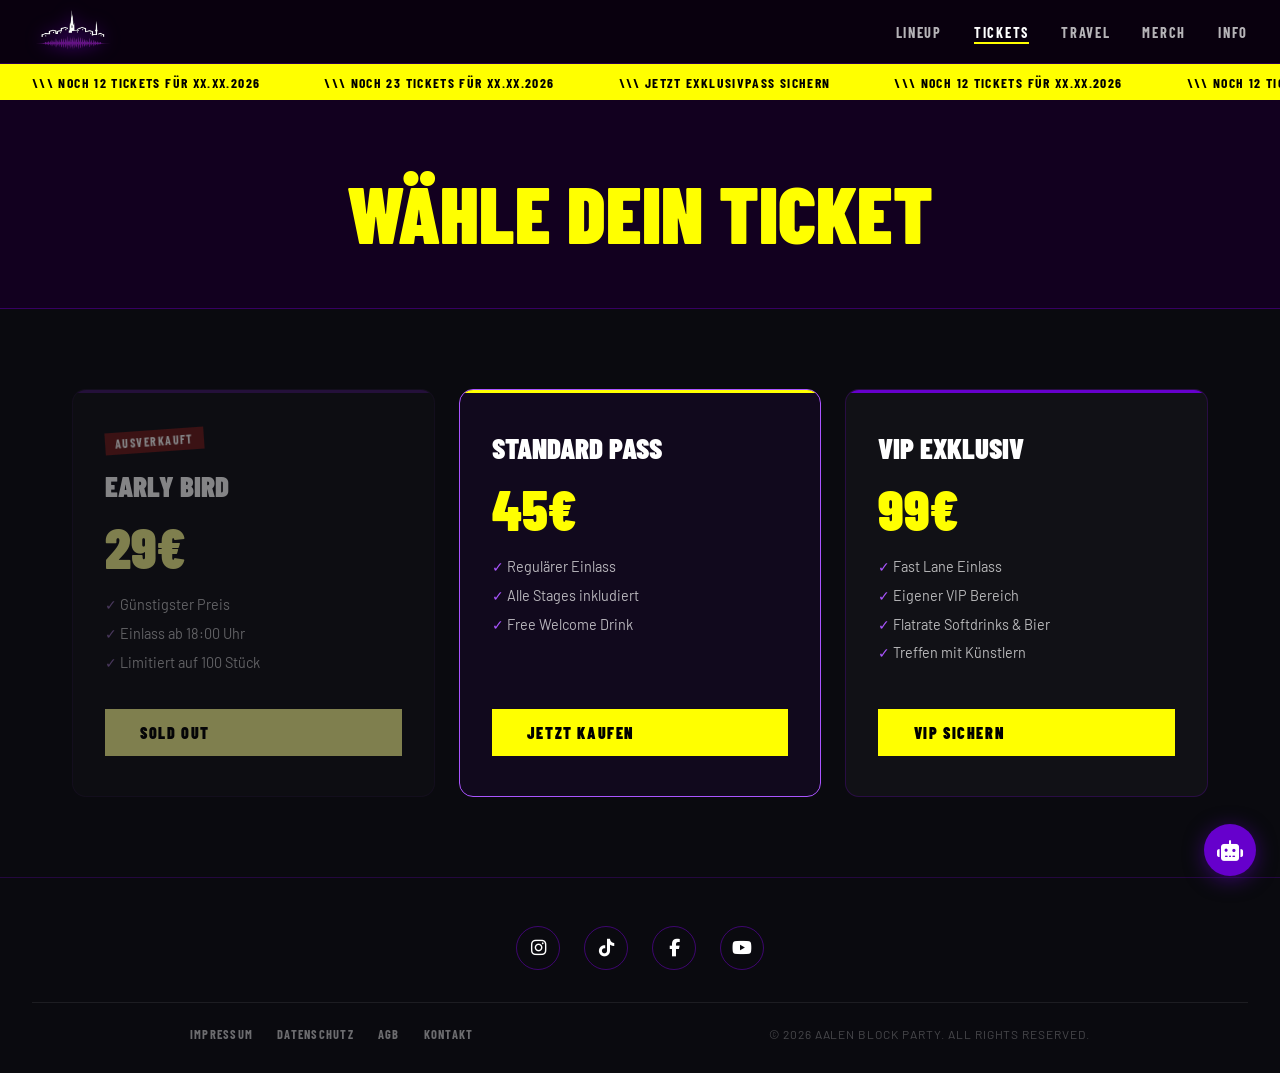
<file: tickets.html>
<!DOCTYPE html>
<html lang="de">
<head>
  <meta charset="UTF-8"/>
  <meta name="viewport" content="width=device-width, initial-scale=1.0"/>
  <title>Tickets – Aalen Block Party</title>
  <link rel="stylesheet" href="https://cdnjs.cloudflare.com/ajax/libs/font-awesome/6.5.1/css/all.min.css"/>
  <link href="https://fonts.googleapis.com/css2?family=Barlow+Condensed:wght@700;900&family=Barlow:wght@400;600;700&display=swap" rel="stylesheet"/>
  <link rel="stylesheet" href="shared.css"/>
  <style>
    .tickets-section {
      padding: 5rem 2rem;
      max-width: 1200px;
      margin: 0 auto;
    }

    .ticket-grid {
      display: grid;
      grid-template-columns: repeat(auto-fit, minmax(300px, 1fr));
      gap: 1.5rem;
      margin-top: 0;
    }

    .ticket-card {
      background: rgba(255,255,255,0.03);
      border: 1px solid rgba(140,0,255,0.2);
      border-radius: 14px;
      padding: 2.5rem 2rem;
      display: flex;
      flex-direction: column;
      justify-content: space-between;
      transition: transform 0.3s, border-color 0.3s, box-shadow 0.3s;
      position: relative;
      overflow: hidden;
    }

    .ticket-card::before {
      content: '';
      position: absolute;
      top: 0; left: 0; right: 0;
      height: 3px;
      background: var(--purple-main);
      transition: background 0.3s;
    }

    .ticket-card:hover {
      transform: translateY(-8px);
      border-color: var(--purple-light);
      box-shadow: 0 16px 50px rgba(140,0,255,0.2);
    }

    .ticket-card:hover::before { background: var(--yellow); }

    .ticket-card.featured {
      border-color: var(--purple-light);
      background: rgba(140,0,255,0.06);
    }

    .ticket-card.featured::before { background: var(--yellow); }

    .sold-out-badge {
      display: inline-block;
      background: #cc0000;
      color: var(--white);
      font-family: 'Barlow Condensed', sans-serif;
      font-weight: 700;
      font-size: 0.75rem;
      letter-spacing: 0.12em;
      padding: 4px 10px;
      transform: rotate(-4deg);
      margin-bottom: 1rem;
    }

    .ticket-name {
      font-family: 'Barlow Condensed', sans-serif;
      font-weight: 900;
      font-size: 1.8rem;
      text-transform: uppercase;
      color: var(--white);
      margin-bottom: 0.5rem;
    }

    .ticket-price {
      font-family: 'Barlow Condensed', sans-serif;
      font-weight: 900;
      font-size: 3.5rem;
      color: var(--yellow);
      line-height: 1;
      margin: 1rem 0;
    }

    .details {
      list-style: none;
      padding: 0;
      margin-bottom: 2rem;
      line-height: 2;
      font-size: 0.9rem;
      color: rgba(255,255,255,0.7);
    }

    .details li::before {
      content: "✓ ";
      color: var(--purple-light);
    }

    .ticket-card.sold-out {
      opacity: 0.5;
      filter: grayscale(0.6);
      pointer-events: none;
    }
  </style>
</head>
<body>

<header class="navbar">
  <a href="neu.html" class="nav-logo">
    <img src="AABP.png" alt="Aalen Block Party" class="nav-logo-img"/>
  </a>
  <ul class="nav-links">
    <li><a href="neu.html">LINEUP</a></li>
    <li><a href="tickets.html" class="active">TICKETS</a></li>
    <li><a href="travel.html">TRAVEL</a></li>
    <li><a href="merch.html">MERCH</a></li>
    <li><a href="faq.html">INFO</a></li>
  </ul>
  <button class="hamburger" id="hamburger"><span></span><span></span><span></span></button>
</header>

<div class="ticker-wrap">
  <div class="ticker-inner">
    <span>\\\ NOCH 12 TICKETS FÜR XX.XX.2026</span>
    <span>\\\ NOCH 23 TICKETS FÜR XX.XX.2026</span>
    <span>\\\ JETZT EXKLUSIVPASS SICHERN</span>
    <span>\\\ NOCH 12 TICKETS FÜR XX.XX.2026</span>
    <span>\\\ NOCH 12 TICKETS FÜR XX.XX.2026</span>
    <span>\\\ NOCH 23 TICKETS FÜR XX.XX.2026</span>
    <span>\\\ JETZT EXKLUSIVPASS SICHERN</span>
    <span>\\\ NOCH 12 TICKETS FÜR XX.XX.2026</span>
  </div>
</div>

<div class="page-header">
  <h1>WÄHLE DEIN TICKET</h1>
</div>

<section class="tickets-section">
  <div class="ticket-grid">

    <div class="ticket-card sold-out">
      <div>
        <div class="sold-out-badge">AUSVERKAUFT</div>
        <div class="ticket-name">EARLY BIRD</div>
        <div class="ticket-price">29€</div>
        <ul class="details">
          <li>Günstigster Preis</li>
          <li>Einlass ab 18:00 Uhr</li>
          <li>Limitiert auf 100 Stück</li>
        </ul>
      </div>
      <a href="#" class="btn-primary">SOLD OUT</a>
    </div>

    <div class="ticket-card featured">
      <div>
        <div class="ticket-name">STANDARD PASS</div>
        <div class="ticket-price">45€</div>
        <ul class="details">
          <li>Regulärer Einlass</li>
          <li>Alle Stages inkludiert</li>
          <li>Free Welcome Drink</li>
        </ul>
      </div>
      <a href="#" class="btn-primary">JETZT KAUFEN</a>
    </div>

    <div class="ticket-card">
      <div>
        <div class="ticket-name">VIP EXKLUSIV</div>
        <div class="ticket-price">99€</div>
        <ul class="details">
          <li>Fast Lane Einlass</li>
          <li>Eigener VIP Bereich</li>
          <li>Flatrate Softdrinks & Bier</li>
          <li>Treffen mit Künstlern</li>
        </ul>
      </div>
      <a href="#" class="btn-primary">VIP SICHERN</a>
    </div>

  </div>
</section>

<footer class="site-footer">
  <nav>
    <ul class="social-container">
      <li><a href="#" class="social-icon"><i class="fa-brands fa-instagram"></i></a></li>
      <li><a href="#" class="social-icon"><i class="fa-brands fa-tiktok"></i></a></li>
      <li><a href="#" class="social-icon"><i class="fa-brands fa-facebook-f"></i></a></li>
      <li><a href="#" class="social-icon"><i class="fa-brands fa-youtube"></i></a></li>
    </ul>
  </nav>
  <hr class="footer-divider"/>
  <div class="footer-legal">
    <div class="legal-links">
      <a href="impressum.html">IMPRESSUM</a>
      <a href="datenschutz.html">DATENSCHUTZ</a>
      <a href="agb.html">AGB</a>
      <a href="kontakt.html">KONTAKT</a>
    </div>
    <p class="copyright">© 2026 AALEN BLOCK PARTY. ALL RIGHTS RESERVED.</p>
  </div>
</footer>

<button class="ai-chat-launcher" id="chatLauncher"><i class="fa-solid fa-robot"></i></button>
<div class="ai-chat-window" id="chatWindow">
  <div class="chat-header"><span>BLOCK PARTY AI</span><button id="closeChat">&times;</button></div>
  <div class="chat-messages" id="chatMessages">
    <div class="message bot">Moin! Ich bin dein Block Party Guide. Wie kann ich dir helfen? 🎧</div>
  </div>
  <div class="chat-input-area">
    <input type="text" id="userInput" placeholder="Schreib etwas..."/>
    <button id="sendBtn"><i class="fa-solid fa-paper-plane"></i></button>
  </div>
</div>

<script src="script.js"></script>
<script>
  document.getElementById('hamburger').onclick = function() {
    document.querySelector('.nav-links').classList.toggle('open');
    this.classList.toggle('active');
  };
</script>
</body>
</html>
</file>
<file: shared.css>
/* ══════════════════════════════════════
   AALEN BLOCK PARTY — SHARED STYLESHEET
   ══════════════════════════════════════ */

@import url('https://fonts.googleapis.com/css2?family=Barlow+Condensed:wght@700;900&family=Barlow:wght@400;600;700&display=swap');

*, *::before, *::after { box-sizing: border-box; margin: 0; padding: 0; }

:root {
  --yellow:       #ffff00;
  --purple-main:  #6600cc;
  --purple-light: #aa55ff;
  --purple-dark:  #12001f;
  --dark:         #0a0a0f;
  --dark2:        #111118;
  --card-bg:      #16001f;
  --white:        #ffffff;
  --nav-h:        64px;
}

html { scroll-behavior: smooth; }

body {
  font-family: 'Barlow', sans-serif;
  background: var(--dark);
  color: var(--white);
  overflow-x: hidden;
  min-height: 100vh;
}

/* ── NAVBAR ── */
.navbar {
  position: sticky;
  top: 0;
  z-index: 200;
  height: var(--nav-h);
  background: rgba(10,0,15,0.95);
  backdrop-filter: blur(12px);
  -webkit-backdrop-filter: blur(12px);
  display: flex;
  align-items: center;
  justify-content: space-between;
  padding: 0 2rem;
  border-bottom: 1px solid rgba(140,0,255,0.25);
}

.nav-logo {
  display: flex;
  align-items: center;
  text-decoration: none;
  flex-shrink: 0;
}

.nav-logo-img {
  height: 46px;
  width: auto;
  object-fit: contain;
  filter: drop-shadow(0 0 8px rgba(140,0,255,0.5));
}

.nav-links {
  display: flex;
  gap: 2rem;
  list-style: none;
}

.nav-links a {
  font-family: 'Barlow Condensed', sans-serif;
  font-weight: 700;
  font-size: 0.9rem;
  letter-spacing: 0.12em;
  color: rgba(255,255,255,0.7);
  text-decoration: none;
  transition: color 0.2s;
  position: relative;
}

.nav-links a::after {
  content: '';
  position: absolute;
  bottom: -3px;
  left: 0;
  right: 0;
  height: 2px;
  background: var(--yellow);
  transform: scaleX(0);
  transition: transform 0.2s;
}

.nav-links a:hover,
.nav-links a.active {
  color: var(--white);
}

.nav-links a:hover::after,
.nav-links a.active::after {
  transform: scaleX(1);
}

/* Hamburger */
.hamburger {
  display: none;
  flex-direction: column;
  gap: 5px;
  background: none;
  border: none;
  cursor: pointer;
  padding: 4px;
}

.hamburger span {
  display: block;
  width: 24px;
  height: 2px;
  background: var(--white);
  transition: transform 0.3s, opacity 0.3s;
}

.hamburger.active span:nth-child(1) { transform: translateY(7px) rotate(45deg); }
.hamburger.active span:nth-child(2) { opacity: 0; }
.hamburger.active span:nth-child(3) { transform: translateY(-7px) rotate(-45deg); }

@media (max-width: 700px) {
  .hamburger { display: flex; }
  .nav-links {
    display: none;
    position: fixed;
    top: var(--nav-h);
    left: 0;
    right: 0;
    background: rgba(10,0,15,0.98);
    flex-direction: column;
    padding: 1.5rem 2rem;
    gap: 1.2rem;
    border-bottom: 1px solid rgba(140,0,255,0.3);
  }
  .nav-links.open { display: flex; }
}

/* ── TICKER ── */
.ticker-wrap {
  background: var(--yellow);
  overflow: hidden;
  height: 36px;
  display: flex;
  align-items: center;
}

.ticker-inner {
  display: flex;
  white-space: nowrap;
  animation: ticker-scroll 25s linear infinite;
}

.ticker-inner span {
  font-family: 'Barlow Condensed', sans-serif;
  font-weight: 700;
  font-size: 0.85rem;
  letter-spacing: 0.1em;
  color: #000;
  padding: 0 2rem;
}

@keyframes ticker-scroll {
  0%   { transform: translateX(0); }
  100% { transform: translateX(-50%); }
}

/* ── SECTION TITLE ── */
.section-title {
  font-family: 'Barlow Condensed', sans-serif;
  font-weight: 900;
  font-size: clamp(2.5rem, 8vw, 5.5rem);
  text-transform: uppercase;
  text-align: center;
  margin-bottom: 3rem;
  color: var(--white);
}

/* ── PAGE HEADER (subpages) ── */
.page-header {
  background: var(--purple-dark);
  padding: 4rem 2rem 3rem;
  text-align: center;
  border-bottom: 1px solid rgba(140,0,255,0.3);
}

.page-header h1 {
  font-family: 'Barlow Condensed', sans-serif;
  font-weight: 900;
  font-size: clamp(2.5rem, 8vw, 5rem);
  color: var(--yellow);
  text-transform: uppercase;
}

/* ── BUTTON ── */
.btn-primary {
  display: inline-block;
  background: var(--yellow);
  color: #000;
  font-family: 'Barlow Condensed', sans-serif;
  font-weight: 900;
  font-size: 1rem;
  letter-spacing: 0.1em;
  padding: 0.85rem 2.2rem;
  border: none;
  cursor: pointer;
  text-decoration: none;
  transition: opacity 0.2s, transform 0.2s;
}
.btn-primary:hover { opacity: 0.88; transform: scale(1.03); }

.btn-outline {
  display: inline-block;
  background: transparent;
  color: var(--yellow);
  font-family: 'Barlow Condensed', sans-serif;
  font-weight: 900;
  font-size: 1rem;
  letter-spacing: 0.1em;
  padding: 0.85rem 2.2rem;
  border: 2px solid var(--yellow);
  cursor: pointer;
  text-decoration: none;
  transition: background 0.2s, color 0.2s;
}
.btn-outline:hover { background: var(--yellow); color: #000; }

/* ── FOOTER ── */
.site-footer {
  background: var(--dark);
  border-top: 1px solid rgba(140,0,255,0.2);
  padding: 3rem 2rem 2rem;
  text-align: center;
}

.social-container {
  display: flex;
  justify-content: center;
  gap: 1.5rem;
  list-style: none;
  margin-bottom: 2rem;
}

.social-icon {
  display: flex;
  align-items: center;
  justify-content: center;
  width: 44px;
  height: 44px;
  border: 1px solid rgba(140,0,255,0.4);
  border-radius: 50%;
  color: var(--white);
  font-size: 1.1rem;
  text-decoration: none;
  transition: background 0.2s, border-color 0.2s, color 0.2s;
}

.social-icon:hover {
  background: var(--purple-main);
  border-color: var(--purple-main);
  color: var(--white);
}

.footer-divider {
  border: none;
  border-top: 1px solid rgba(255,255,255,0.08);
  margin-bottom: 1.5rem;
}

.footer-legal {
  display: flex;
  flex-wrap: wrap;
  justify-content: space-between;
  align-items: center;
  gap: 1rem;
  max-width: 900px;
  margin: 0 auto;
}

.legal-links {
  display: flex;
  gap: 1.5rem;
  flex-wrap: wrap;
}

.legal-links a {
  font-family: 'Barlow Condensed', sans-serif;
  font-weight: 700;
  font-size: 0.78rem;
  letter-spacing: 0.1em;
  color: rgba(255,255,255,0.4);
  text-decoration: none;
  transition: color 0.2s;
}
.legal-links a:hover { color: var(--yellow); }

.copyright {
  font-size: 0.75rem;
  color: rgba(255,255,255,0.25);
  letter-spacing: 0.08em;
}

/* ── AI CHAT ── */
.ai-chat-launcher {
  position: fixed;
  bottom: 1.5rem;
  right: 1.5rem;
  z-index: 500;
  width: 52px;
  height: 52px;
  background: var(--purple-main);
  border: none;
  border-radius: 50%;
  color: var(--white);
  font-size: 1.3rem;
  cursor: pointer;
  box-shadow: 0 4px 20px rgba(100,0,200,0.5);
  transition: transform 0.2s, box-shadow 0.2s;
  display: flex;
  align-items: center;
  justify-content: center;
}
.ai-chat-launcher:hover {
  transform: scale(1.1);
  box-shadow: 0 6px 30px rgba(100,0,200,0.7);
}

.ai-chat-window {
  display: none;
  position: fixed;
  bottom: 5.5rem;
  right: 1.5rem;
  z-index: 500;
  width: 340px;
  max-height: 500px;
  background: #16001f;
  border: 1px solid rgba(140,0,255,0.4);
  border-radius: 14px;
  flex-direction: column;
  overflow: hidden;
  box-shadow: 0 12px 50px rgba(0,0,0,0.6);
}

.chat-header {
  background: var(--purple-main);
  display: flex;
  justify-content: space-between;
  align-items: center;
  padding: 0.8rem 1rem;
  font-family: 'Barlow Condensed', sans-serif;
  font-weight: 700;
  letter-spacing: 0.1em;
  font-size: 0.95rem;
}

.chat-header button {
  background: none;
  border: none;
  color: var(--white);
  font-size: 1.3rem;
  cursor: pointer;
  line-height: 1;
  padding: 0 2px;
}

.chat-messages {
  flex: 1;
  overflow-y: auto;
  padding: 1rem;
  display: flex;
  flex-direction: column;
  gap: 0.7rem;
  scrollbar-width: thin;
  scrollbar-color: rgba(140,0,255,0.3) transparent;
}

.message {
  max-width: 85%;
  padding: 0.65rem 0.9rem;
  border-radius: 10px;
  font-size: 0.88rem;
  line-height: 1.45;
}

.message.bot {
  background: rgba(140,0,255,0.15);
  border: 1px solid rgba(140,0,255,0.25);
  align-self: flex-start;
}

.message.user {
  background: var(--purple-main);
  align-self: flex-end;
}

.chat-input-area {
  display: flex;
  border-top: 1px solid rgba(140,0,255,0.25);
}

.chat-input-area input {
  flex: 1;
  background: transparent;
  border: none;
  padding: 0.8rem 1rem;
  color: var(--white);
  font-family: 'Barlow', sans-serif;
  font-size: 0.88rem;
  outline: none;
}

.chat-input-area input::placeholder { color: rgba(255,255,255,0.3); }

.chat-input-area button {
  background: var(--purple-main);
  border: none;
  color: var(--white);
  padding: 0 1rem;
  cursor: pointer;
  font-size: 1rem;
  transition: background 0.2s;
}
.chat-input-area button:hover { background: var(--purple-light); }
</file>
<file: aalen-block-party/shared.css>
/* ══════════════════════════════════════
   AALEN BLOCK PARTY — SHARED STYLESHEET
   ══════════════════════════════════════ */

@import url('https://fonts.googleapis.com/css2?family=Barlow+Condensed:wght@700;900&family=Barlow:wght@400;600;700&display=swap');

*, *::before, *::after { box-sizing: border-box; margin: 0; padding: 0; }

:root {
  --yellow:       #ffff00;
  --purple-main:  #6600cc;
  --purple-light: #aa55ff;
  --purple-dark:  #12001f;
  --dark:         #0a0a0f;
  --dark2:        #111118;
  --card-bg:      #16001f;
  --white:        #ffffff;
  --nav-h:        64px;
}

html { scroll-behavior: smooth; }

body {
  font-family: 'Barlow', sans-serif;
  background: var(--dark);
  color: var(--white);
  overflow-x: hidden;
  min-height: 100vh;
}

/* ── NAVBAR ── */
.navbar {
  position: sticky;
  top: 0;
  z-index: 200;
  height: var(--nav-h);
  background: rgba(10,0,15,0.95);
  backdrop-filter: blur(12px);
  -webkit-backdrop-filter: blur(12px);
  display: flex;
  align-items: center;
  justify-content: space-between;
  padding: 0 2rem;
  border-bottom: 1px solid rgba(140,0,255,0.25);
}

.nav-logo {
  display: flex;
  align-items: center;
  text-decoration: none;
  flex-shrink: 0;
}

.nav-logo-img {
  height: 46px;
  width: auto;
  object-fit: contain;
  filter: drop-shadow(0 0 8px rgba(140,0,255,0.5));
}

.nav-links {
  display: flex;
  gap: 2rem;
  list-style: none;
}

.nav-links a {
  font-family: 'Barlow Condensed', sans-serif;
  font-weight: 700;
  font-size: 0.9rem;
  letter-spacing: 0.12em;
  color: rgba(255,255,255,0.7);
  text-decoration: none;
  transition: color 0.2s;
  position: relative;
}

.nav-links a::after {
  content: '';
  position: absolute;
  bottom: -3px;
  left: 0;
  right: 0;
  height: 2px;
  background: var(--yellow);
  transform: scaleX(0);
  transition: transform 0.2s;
}

.nav-links a:hover,
.nav-links a.active {
  color: var(--white);
}

.nav-links a:hover::after,
.nav-links a.active::after {
  transform: scaleX(1);
}

/* Hamburger */
.hamburger {
  display: none;
  flex-direction: column;
  gap: 5px;
  background: none;
  border: none;
  cursor: pointer;
  padding: 4px;
}

.hamburger span {
  display: block;
  width: 24px;
  height: 2px;
  background: var(--white);
  transition: transform 0.3s, opacity 0.3s;
}

.hamburger.active span:nth-child(1) { transform: translateY(7px) rotate(45deg); }
.hamburger.active span:nth-child(2) { opacity: 0; }
.hamburger.active span:nth-child(3) { transform: translateY(-7px) rotate(-45deg); }

@media (max-width: 700px) {
  .hamburger { display: flex; }
  .nav-links {
    display: none;
    position: fixed;
    top: var(--nav-h);
    left: 0;
    right: 0;
    background: rgba(10,0,15,0.98);
    flex-direction: column;
    padding: 1.5rem 2rem;
    gap: 1.2rem;
    border-bottom: 1px solid rgba(140,0,255,0.3);
  }
  .nav-links.open { display: flex; }
}

/* ── TICKER ── */
.ticker-wrap {
  background: var(--yellow);
  overflow: hidden;
  height: 36px;
  display: flex;
  align-items: center;
}

.ticker-inner {
  display: flex;
  white-space: nowrap;
  animation: ticker-scroll 25s linear infinite;
}

.ticker-inner span {
  font-family: 'Barlow Condensed', sans-serif;
  font-weight: 700;
  font-size: 0.85rem;
  letter-spacing: 0.1em;
  color: #000;
  padding: 0 2rem;
}

@keyframes ticker-scroll {
  0%   { transform: translateX(0); }
  100% { transform: translateX(-50%); }
}

/* ── SECTION TITLE ── */
.section-title {
  font-family: 'Barlow Condensed', sans-serif;
  font-weight: 900;
  font-size: clamp(2.5rem, 8vw, 5.5rem);
  text-transform: uppercase;
  text-align: center;
  margin-bottom: 3rem;
  color: var(--white);
}

/* ── PAGE HEADER (subpages) ── */
.page-header {
  background: var(--purple-dark);
  padding: 4rem 2rem 3rem;
  text-align: center;
  border-bottom: 1px solid rgba(140,0,255,0.3);
}

.page-header h1 {
  font-family: 'Barlow Condensed', sans-serif;
  font-weight: 900;
  font-size: clamp(2.5rem, 8vw, 5rem);
  color: var(--yellow);
  text-transform: uppercase;
}

/* ── BUTTON ── */
.btn-primary {
  display: inline-block;
  background: var(--yellow);
  color: #000;
  font-family: 'Barlow Condensed', sans-serif;
  font-weight: 900;
  font-size: 1rem;
  letter-spacing: 0.1em;
  padding: 0.85rem 2.2rem;
  border: none;
  cursor: pointer;
  text-decoration: none;
  transition: opacity 0.2s, transform 0.2s;
}
.btn-primary:hover { opacity: 0.88; transform: scale(1.03); }

.btn-outline {
  display: inline-block;
  background: transparent;
  color: var(--yellow);
  font-family: 'Barlow Condensed', sans-serif;
  font-weight: 900;
  font-size: 1rem;
  letter-spacing: 0.1em;
  padding: 0.85rem 2.2rem;
  border: 2px solid var(--yellow);
  cursor: pointer;
  text-decoration: none;
  transition: background 0.2s, color 0.2s;
}
.btn-outline:hover { background: var(--yellow); color: #000; }

/* ── FOOTER ── */
.site-footer {
  background: var(--dark);
  border-top: 1px solid rgba(140,0,255,0.2);
  padding: 3rem 2rem 2rem;
  text-align: center;
}

.social-container {
  display: flex;
  justify-content: center;
  gap: 1.5rem;
  list-style: none;
  margin-bottom: 2rem;
}

.social-icon {
  display: flex;
  align-items: center;
  justify-content: center;
  width: 44px;
  height: 44px;
  border: 1px solid rgba(140,0,255,0.4);
  border-radius: 50%;
  color: var(--white);
  font-size: 1.1rem;
  text-decoration: none;
  transition: background 0.2s, border-color 0.2s, color 0.2s;
}

.social-icon:hover {
  background: var(--purple-main);
  border-color: var(--purple-main);
  color: var(--white);
}

.footer-divider {
  border: none;
  border-top: 1px solid rgba(255,255,255,0.08);
  margin-bottom: 1.5rem;
}

.footer-legal {
  display: flex;
  flex-wrap: wrap;
  justify-content: space-between;
  align-items: center;
  gap: 1rem;
  max-width: 900px;
  margin: 0 auto;
}

.legal-links {
  display: flex;
  gap: 1.5rem;
  flex-wrap: wrap;
}

.legal-links a {
  font-family: 'Barlow Condensed', sans-serif;
  font-weight: 700;
  font-size: 0.78rem;
  letter-spacing: 0.1em;
  color: rgba(255,255,255,0.4);
  text-decoration: none;
  transition: color 0.2s;
}
.legal-links a:hover { color: var(--yellow); }

.copyright {
  font-size: 0.75rem;
  color: rgba(255,255,255,0.25);
  letter-spacing: 0.08em;
}

/* ── AI CHAT ── */
.ai-chat-launcher {
  position: fixed;
  bottom: 1.5rem;
  right: 1.5rem;
  z-index: 500;
  width: 52px;
  height: 52px;
  background: var(--purple-main);
  border: none;
  border-radius: 50%;
  color: var(--white);
  font-size: 1.3rem;
  cursor: pointer;
  box-shadow: 0 4px 20px rgba(100,0,200,0.5);
  transition: transform 0.2s, box-shadow 0.2s;
  display: flex;
  align-items: center;
  justify-content: center;
}
.ai-chat-launcher:hover {
  transform: scale(1.1);
  box-shadow: 0 6px 30px rgba(100,0,200,0.7);
}

.ai-chat-window {
  display: none;
  position: fixed;
  bottom: 5.5rem;
  right: 1.5rem;
  z-index: 500;
  width: 340px;
  max-height: 500px;
  background: #16001f;
  border: 1px solid rgba(140,0,255,0.4);
  border-radius: 14px;
  flex-direction: column;
  overflow: hidden;
  box-shadow: 0 12px 50px rgba(0,0,0,0.6);
}

.chat-header {
  background: var(--purple-main);
  display: flex;
  justify-content: space-between;
  align-items: center;
  padding: 0.8rem 1rem;
  font-family: 'Barlow Condensed', sans-serif;
  font-weight: 700;
  letter-spacing: 0.1em;
  font-size: 0.95rem;
}

.chat-header button {
  background: none;
  border: none;
  color: var(--white);
  font-size: 1.3rem;
  cursor: pointer;
  line-height: 1;
  padding: 0 2px;
}

.chat-messages {
  flex: 1;
  overflow-y: auto;
  padding: 1rem;
  display: flex;
  flex-direction: column;
  gap: 0.7rem;
  scrollbar-width: thin;
  scrollbar-color: rgba(140,0,255,0.3) transparent;
}

.message {
  max-width: 85%;
  padding: 0.65rem 0.9rem;
  border-radius: 10px;
  font-size: 0.88rem;
  line-height: 1.45;
}

.message.bot {
  background: rgba(140,0,255,0.15);
  border: 1px solid rgba(140,0,255,0.25);
  align-self: flex-start;
}

.message.user {
  background: var(--purple-main);
  align-self: flex-end;
}

.chat-input-area {
  display: flex;
  border-top: 1px solid rgba(140,0,255,0.25);
}

.chat-input-area input {
  flex: 1;
  background: transparent;
  border: none;
  padding: 0.8rem 1rem;
  color: var(--white);
  font-family: 'Barlow', sans-serif;
  font-size: 0.88rem;
  outline: none;
}

.chat-input-area input::placeholder { color: rgba(255,255,255,0.3); }

.chat-input-area button {
  background: var(--purple-main);
  border: none;
  color: var(--white);
  padding: 0 1rem;
  cursor: pointer;
  font-size: 1rem;
  transition: background 0.2s;
}
.chat-input-area button:hover { background: var(--purple-light); }
</file>
